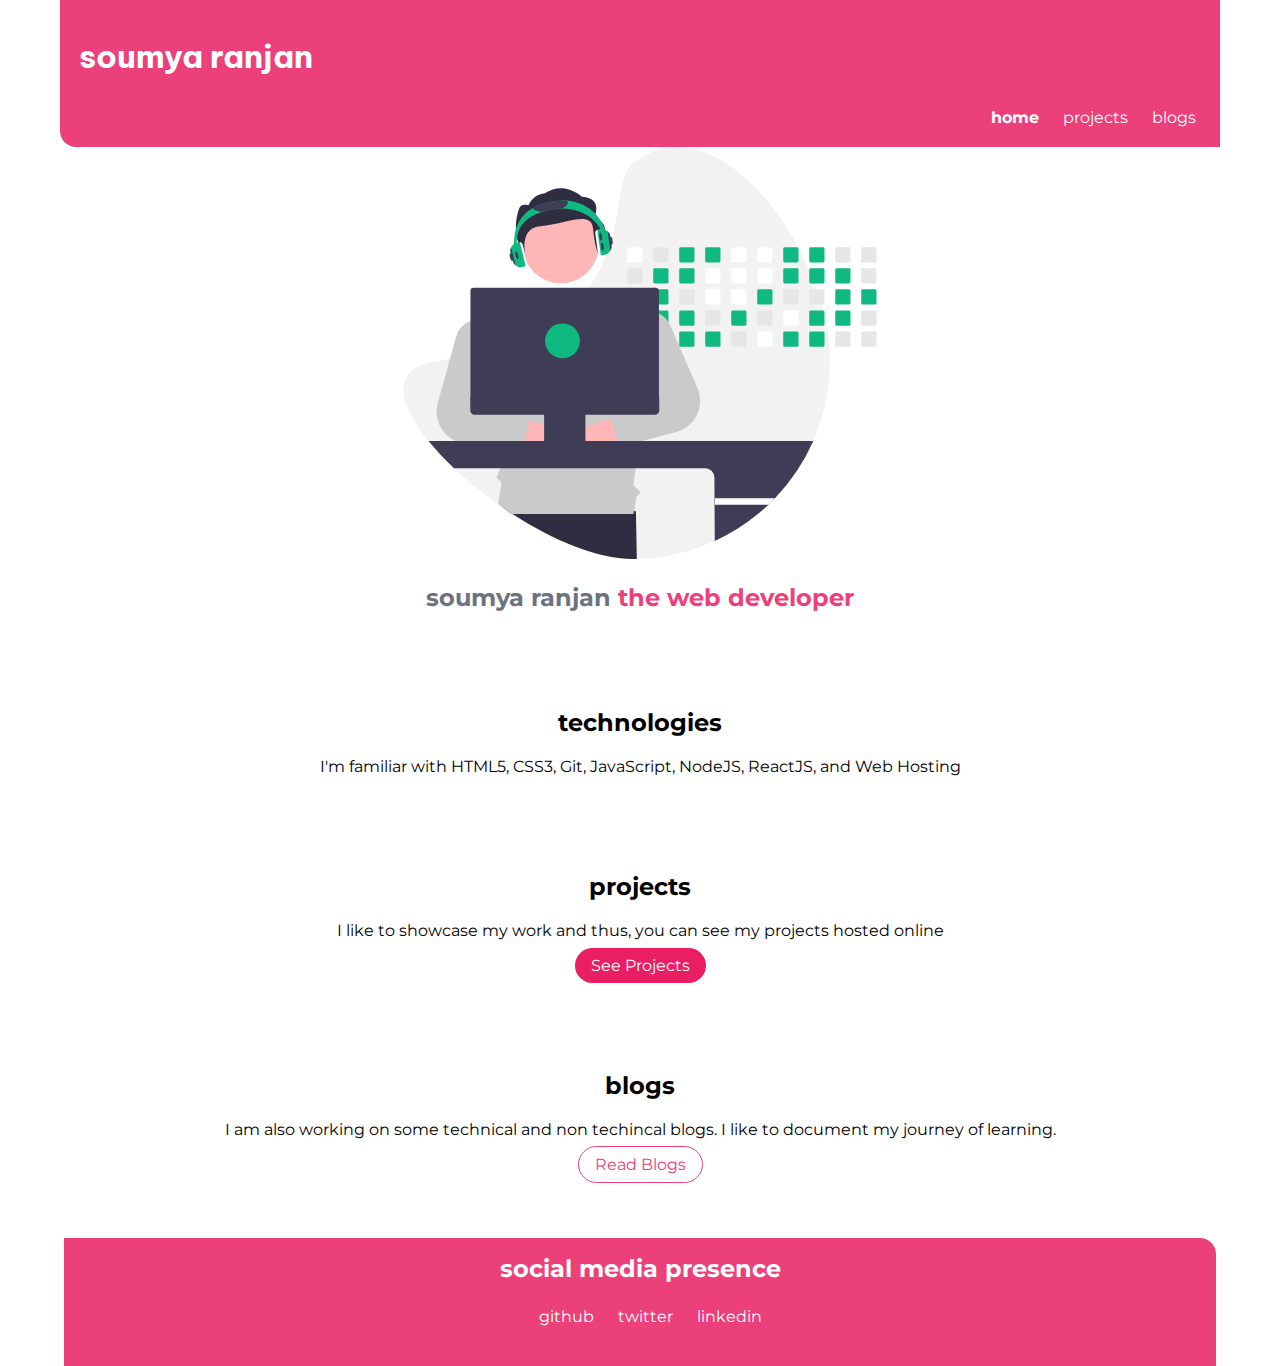
<file: index.html>
</html>
<!DOCTYPE html>
<html lang="en">

<head>
    <meta charset="UTF-8">
    <meta name="viewport" content="width=device-width, initial-scale=1.0">
    <title>Portfolio</title>
    <!--Adding css link to html page-->
    <Link href="styles.css" rel="stylesheet" />
</head>

<body>
    <nav class="page-header-nav">
        <p>soumya ranjan</p>
        <ul class="navigation-ul">
            <li class="navigation-li">
                <a href="/index.html" class="navigation-a navigation-active-text">home</a>
            </li>
            <li class="navigation-li">
                <a href="/projects.html" class="navigation-a">projects</a>
            </li>
            <li class="navigation-li">
                <a href="/blogs.html" class="navigation-a">blogs</a>
            </li>
        </ul>
    </nav>

    <div class="page-center-content">
        <img src="images/profile_bg_green.svg" alt="" width="512" height="512">
        <p>soumya ranjan <span> the web developer</span></p>
    </div>

    <div class="page-sections">
        <h2>technologies</h2>
        <p>I'm familiar with HTML5, CSS3, Git, JavaScript, NodeJS, ReactJS, and Web Hosting</p>
    </div>

    <div class="page-sections">
        <h2>projects</h2>
        <p>I like to showcase my work and thus, you can see my projects hosted online</p>
        <a href="/projects.html" class="rounded-button">See Projects</a>
    </div>


    <div class="page-sections">
        <h2>blogs</h2>
        <p>I am also working on some technical and non techincal blogs. I like to document my journey of learning.</p>
        <a href="/blogs.html" class="rounded-button-lite">Read Blogs</a>
    </div>

    <footer>
        <p>social media presence</p>
        <ul>
            <li><a href="https://github.com/Soumya323">github</a></li>
            <li><a href="https://twitter.com/Ripann_?t=eWuH7_iiwAdYzr-hX5_Dzw&s=09">twitter</a></li>
            <li><a href="https://www.linkedin.com/in/soumya-ranjan-sahoo-60a601101">linkedin</a></li>
        </ul>
    </footer>

</body>

</html>
</file>
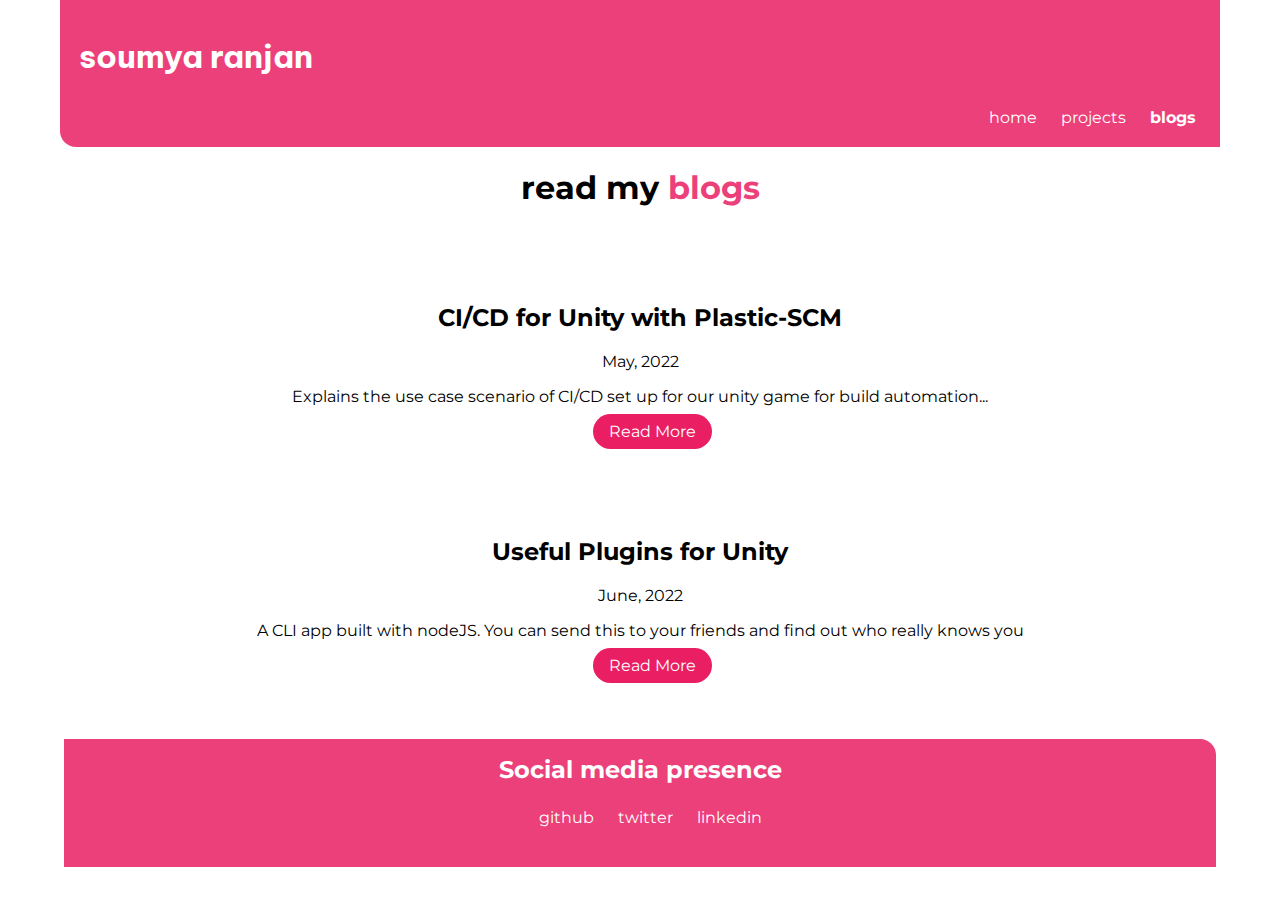
<file: blogs.html>
</html>
<!DOCTYPE html>
<html lang="en">

<head>
    <meta charset="UTF-8">
    <meta name="viewport" content="width=device-width, initial-scale=1.0">
    <title>Blogs</title>
    <!--Adding css link to html page-->
    <Link href="styles.css" rel="stylesheet" />
</head>

<body>
    <nav class="page-header-nav">
        <p>soumya ranjan</p>
        <ul class="navigation-ul">
            <li class="navigation-li">
                <a href="/index.html" class="navigation-a ">home</a>
            </li>
            <li class="navigation-li">
                <a href="/projects.html" class="navigation-a">projects</a>
            </li>
            <li class="navigation-li">
                <a href="/blogs.html" class="navigation-a navigation-active-text">blogs</a>
            </li>
        </ul>
    </nav>

    <div class="page-center-content">
        <h1>read my <span> blogs</span></h1>
    </div>

    <div class="page-sections">
        <h2>CI/CD for Unity with Plastic-SCM</h2>
        <p class="activity-timestamp">May, 2022</p>
        <p class="activity-descp"> Explains the use case scenario of CI/CD set up for our unity game for build automation...</p>
        <ul>
            <li><a href="https://medium.com/@soumyaripan/overview-of-ci-cd-setup-with-unity-plastic-scm-teamcity-for-automating-builds-in-our-game-e98516213f8f" class="rounded-button">Read More</a></li>
        </ul>
    </div>

    <div class="page-sections">
        <h2>Useful Plugins for Unity</h2>
        <p class="activity-timestamp">June, 2022</p>
        <p class="activity-descp"> A CLI app built with nodeJS. You can send this to your friends and find out who
            really
            knows you</p>
        <ul>
            <li><a href="https://medium.com/@soumyaripan/useful-plugin-and-tools-for-unity-459acdaf7306" class="rounded-button">Read More</a></li>
        </ul>
    </div>

    <footer>
        <p>Social media presence</p>
        <ul>
            <li><a href="https://github.com/Soumya323">github</a></li>
            <li><a href="https://twitter.com/Ripann_?t=eWuH7_iiwAdYzr-hX5_Dzw&s=09">twitter</a></li>
            <li><a href="https://www.linkedin.com/in/soumya-ranjan-sahoo-60a601101">linkedin</a></li>
        </ul>
    </footer>

</body>

</html>
</file>
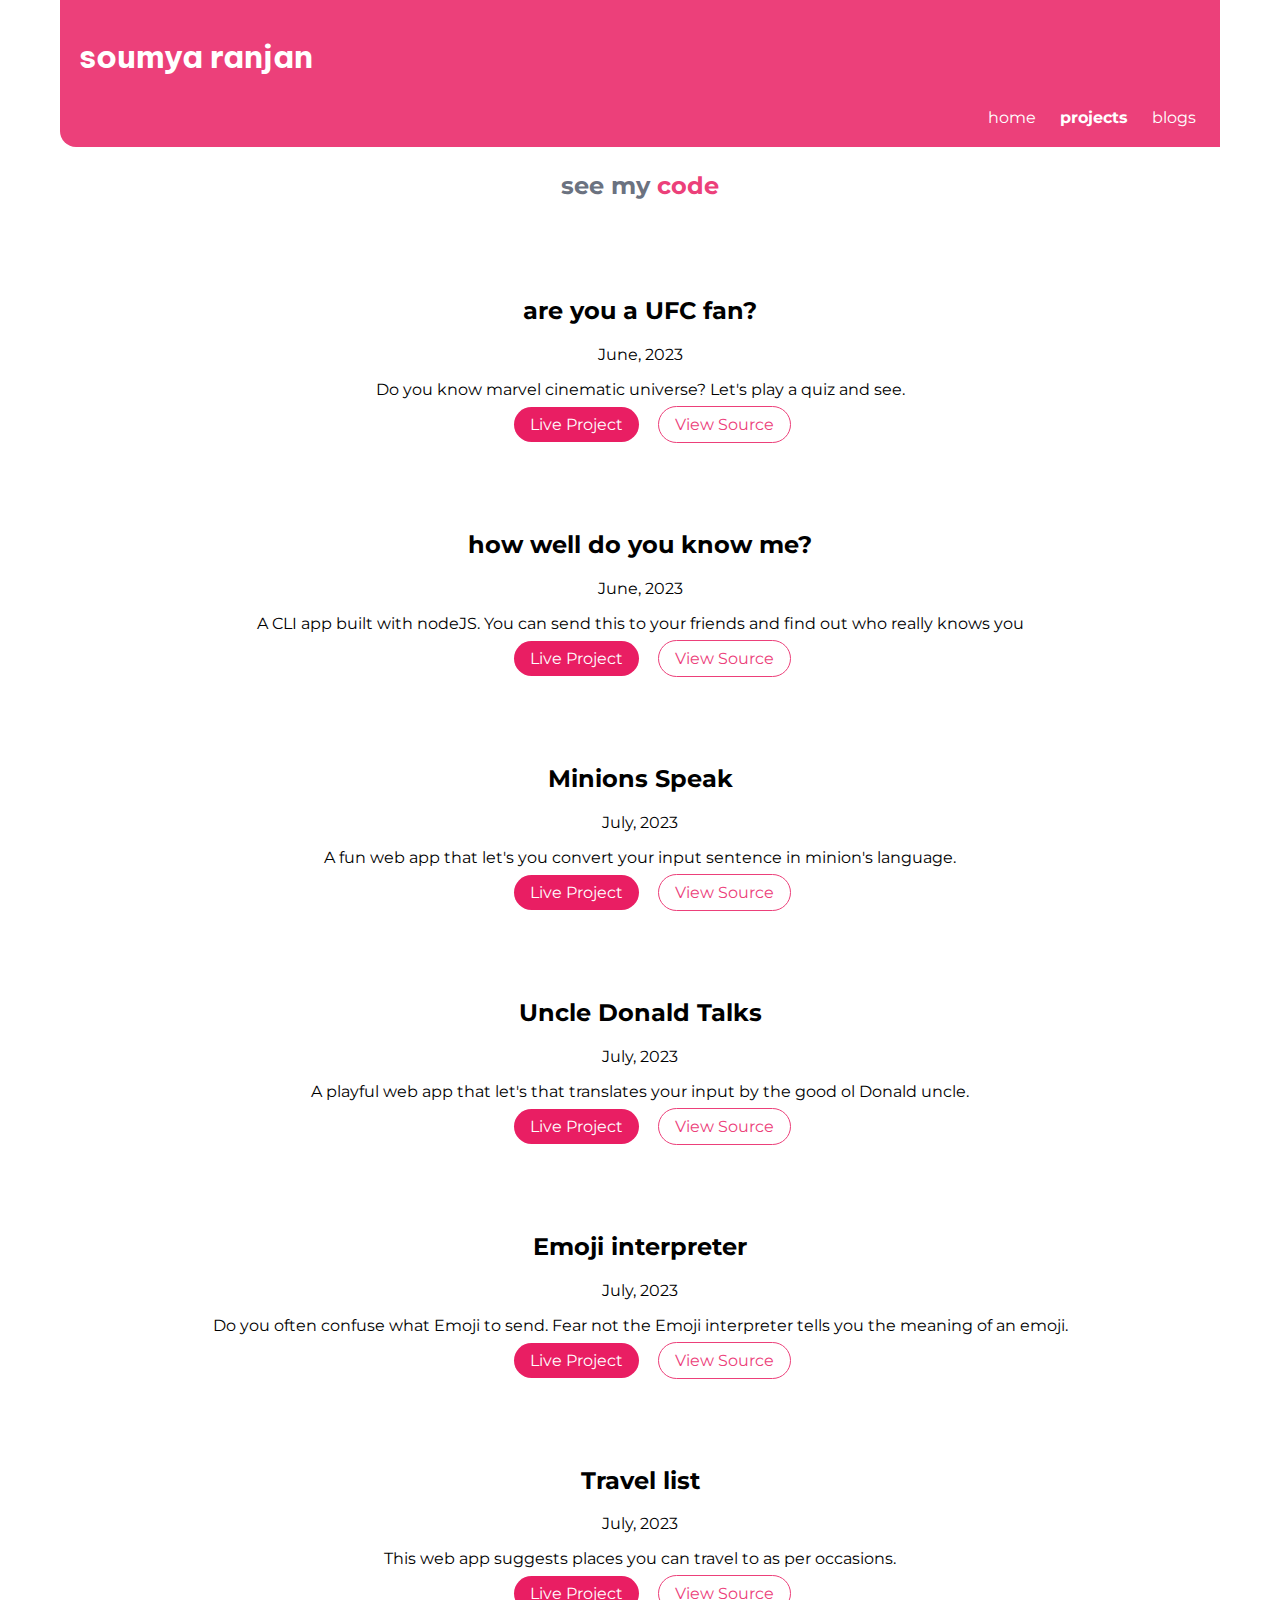
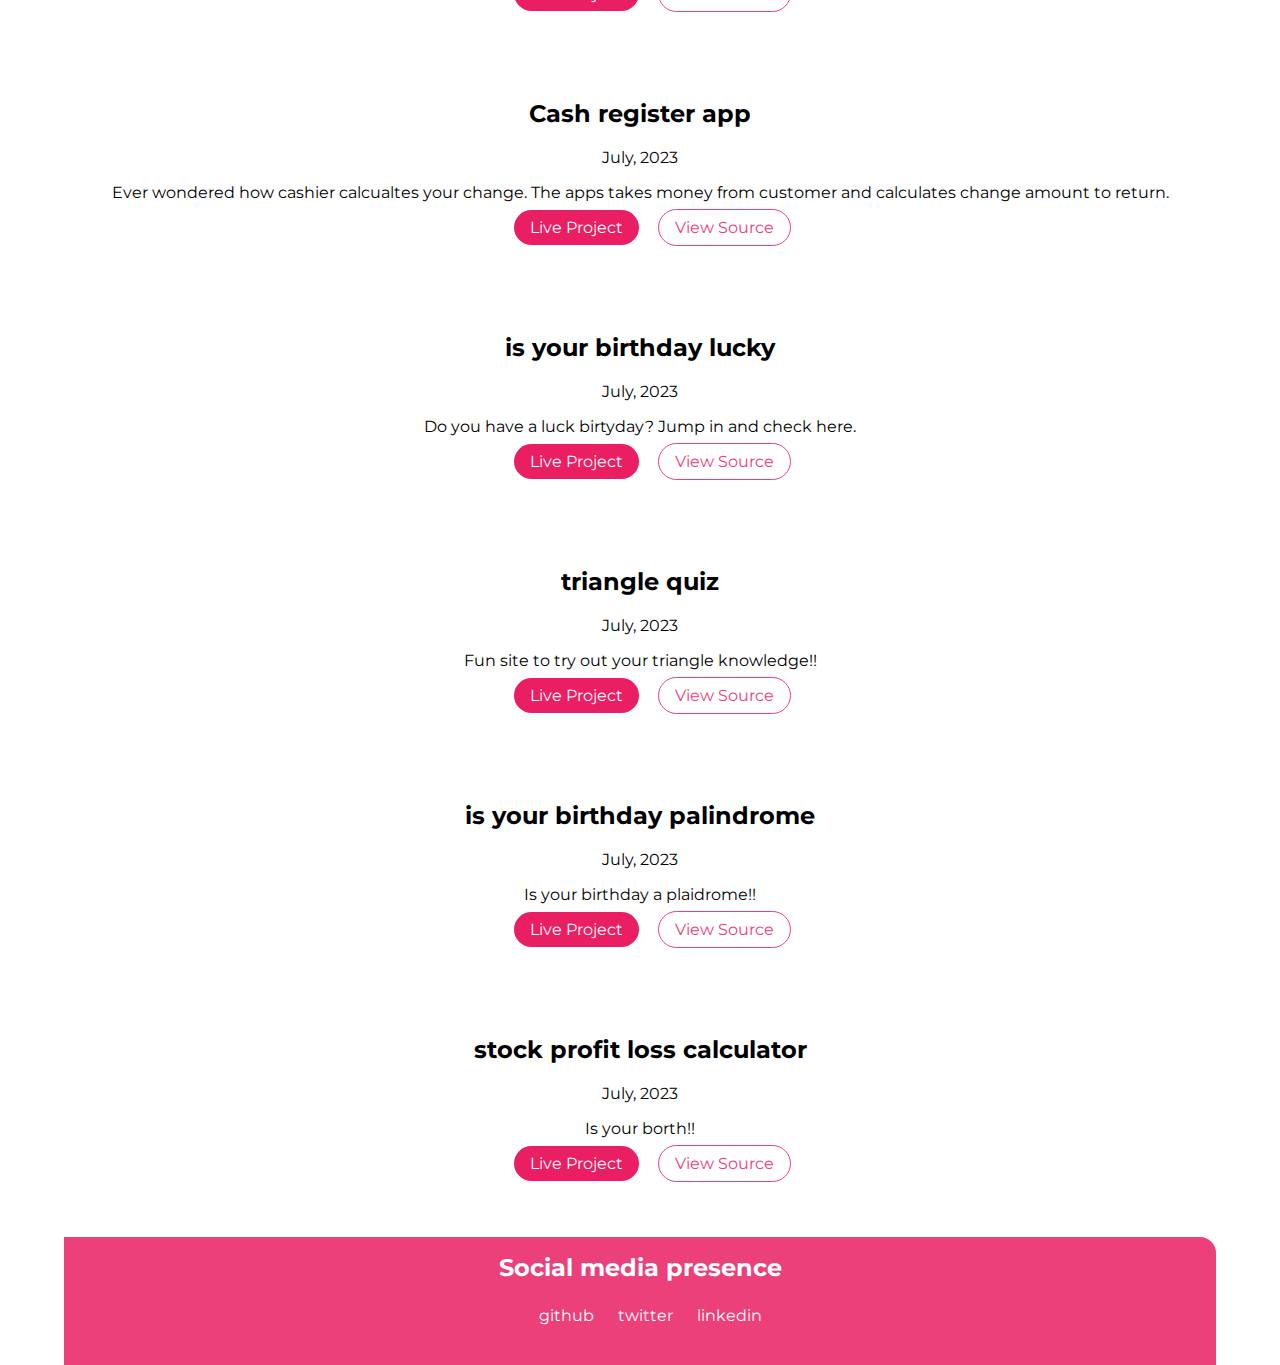
<file: projects.html>
</html>
<!DOCTYPE html>
<html lang="en">

<head>
    <meta charset="UTF-8">
    <meta name="viewport" content="width=device-width, initial-scale=1.0">
    <title>Projects</title>
    <!--Adding css link to html page-->
    <Link href="styles.css" rel="stylesheet" />
</head>

<body>
    <nav class="page-header-nav">
        <p>soumya ranjan</p>
        <ul class="navigation-ul">
            <li class="navigation-li">
                <a href="/index.html" class="navigation-a ">home</a>
            </li>
            <li class="navigation-li">
                <a href="/projects.html" class="navigation-a navigation-active-text">projects</a>
            </li>
            <li class="navigation-li">
                <a href="/blogs.html" class="navigation-a ">blogs</a>
            </li>
        </ul>
    </nav>

    <div class="page-center-content">
        <p>see my <span> code</span></p>
    </div>

    <div class="page-sections">
        <h2>are you a UFC fan?</h2>
        <p class="activity-timestamp">June, 2023</p>
        <p class="activity-descp"> Do you know marvel cinematic universe? Let's play a quiz and see.</p>
        <ul>
            <li><a href="https://replit.com/@SoumyaRanjan32/Are-you-a-UFC-fan-MarkTwo" class="rounded-button">Live Project</a></li>
            <li><a href="https://github.com/Soumya323/cli-project-markone" class="rounded-button-lite">View Source</a></li>
        </ul>
    </div>

    <div class="page-sections">
        <h2>how well do you know me?</h2>
        <p class="project-timestamp">June, 2023</p>
        <p class="project-descp"> A CLI app built with nodeJS. You can send this to your friends and find out who really
            knows you</p>
        <ul>
            <li><a href="https://replit.com/@SoumyaRanjan32/How-Well-Do-you-Know-me-MarkOne#index.js" class="rounded-button">Live Project</a></li>
            <li><a href="https://github.com/Soumya323/cli-project-marktwo" class="rounded-button-lite">View Source</a></li>
        </ul>
    </div>

    <div class="page-sections">
        <h2>Minions Speak</h2>
        <p class="project-timestamp">July, 2023</p>
        <p class="project-descp"> A fun web app that let's you convert your input sentence in minion's language.</p>
        <ul>
            <li><a href="https://soumya-banana-speak.netlify.app/" class="rounded-button">Live Project</a></li>
            <li><a href="https://github.com/Soumya323/minion-speak-marksix" class="rounded-button-lite">View Source</a></li>
        </ul>
    </div>

    <div class="page-sections">
        <h2>Uncle Donald Talks</h2>
        <p class="project-timestamp">July, 2023</p>
        <p class="project-descp"> A playful web app that let's that translates your input by the good ol Donald uncle.</p>
        <ul>
            <li><a href="https://uncle-donald-talks.netlify.app/" class="rounded-button">Live Project</a></li>
            <li><a href="https://github.com/Soumya323/Uncle-Donald-markseven" class="rounded-button-lite">View Source</a></li>
        </ul>
    </div>


    <div class="page-sections">
        <h2>Emoji interpreter</h2>
        <p class="project-timestamp">July, 2023</p>
        <p class="project-descp"> Do you often confuse what Emoji to send. Fear not the Emoji interpreter tells you the meaning of an emoji. </p>
        <ul>
            <li><a href="https://emoji-interpreter-ripan.netlify.app/" class="rounded-button">Live Project</a></li>
            <li><a href="https://github.com/Soumya323/emoji-interpreter-markeight" class="rounded-button-lite">View Source</a></li>
        </ul>
    </div>

    <div class="page-sections">
        <h2>Travel list</h2>
        <p class="project-timestamp">July, 2023</p>
        <p class="project-descp"> This web app suggests places you can travel to as per occasions.</p>
        <ul>
            <li><a href="https://solo-travel-ripan.netlify.app/" class="rounded-button">Live Project</a></li>
            <li><a href="https://github.com/Soumya323/solotravel-marknine" class="rounded-button-lite">View Source</a></li>
        </ul>
    </div>

    <div class="page-sections">
        <h2>Cash register app</h2>
        <p class="project-timestamp">July, 2023</p>
        <p class="project-descp"> Ever wondered how cashier calcualtes your change. The apps takes money from customer and calculates change amount to return.</p>
        <ul>
            <li><a href="https://cash-register-ten.netlify.app/" class="rounded-button">Live Project</a></li>
            <li><a href="https://github.com/Soumya323/cash-register-markten" class="rounded-button-lite">View Source</a></li>
        </ul>
    </div>

    <div class="page-sections">
        <h2>is your birthday lucky</h2>
        <p class="project-timestamp">July, 2023</p>
        <p class="project-descp"> Do you have a luck birtyday? Jump in and check here.<ul>
            <li><a href="https://isyourbirthdaylucky-mark-eleven.netlify.app/" class="rounded-button">Live Project</a></li>
            <li><a href="https://github.com/Soumya323/is-your-birthday-lucky-markeleven" class="rounded-button-lite">View Source</a></li>
        </ul>
    </div>

    <div class="page-sections">
        <h2>triangle quiz</h2>
        <p class="project-timestamp">July, 2023</p>
        <p class="project-descp"> Fun site to try out your triangle knowledge!!<ul>
            <li><a href="https://triangle-quiz-marktwelve.netlify.app/" class="rounded-button">Live Project</a></li>
            <li><a href="https://github.com/Soumya323/triangle-quiz-marktwelve" class="rounded-button-lite">View Source</a></li>
        </ul>
    </div>

    <div class="page-sections">
        <h2>is your birthday palindrome</h2>
        <p class="project-timestamp">July, 2023</p>
        <p class="project-descp"> Is your birthday a plaidrome!!<ul>
            <li><a href="https://is-your-birthday-palindrome-13.netlify.app/" class="rounded-button">Live Project</a></li>
            <li><a href="https://github.com/Soumya323/palindrome-birthday-markthirteen" class="rounded-button-lite">View Source</a></li>
        </ul>
    </div>

    <div class="page-sections">
        <h2>stock profit loss calculator</h2>
        <p class="project-timestamp">July, 2023</p>
        <p class="project-descp"> Is your borth!!<ul>
            <li><a href="https://stock-profit-loss-markfourteen.netlify.app/" class="rounded-button">Live Project</a></li>
            <li><a href="https://github.com/Soumya323/stock-PL-calculator-markfourteen" class="rounded-button-lite">View Source</a></li>
        </ul>
    </div>


    <footer>
        <p>Social media presence</p>
        <ul>
            <li><a href="https://github.com/Soumya323">github</a></li>
            <li><a href="https://twitter.com/Ripann_?t=eWuH7_iiwAdYzr-hX5_Dzw&s=09">twitter</a></li>
            <li><a href="https://www.linkedin.com/in/soumya-ranjan-sahoo-60a601101">linkedin</a></li>
        </ul>
    </footer>

</body>

</html>
</file>
<file: styles.css>
@import url("https://fonts.googleapis.com/css2?family=Montserrat&display=swap");
@import url('https://fonts.googleapis.com/css2?family=Be+Vietnam+Pro:wght@100&display=swap');

:root {
    --primary: #EC407A;
    --gray: #F3F4F6;
    --dark-gray: #6B7280;
    --button-color: #E91E63;
    --text-color-primary: #ffff;
}

body {
    font-family: 'Montserrat', sans-serif;
    margin: 0;
    padding: 0;
}

.page-header-nav {
    background-color: var(--primary);
    border-bottom-left-radius: 1rem;
    width: 90%;
    /* height: 10rem; */
    margin: 0 auto;
    padding: 0.25rem;
}

.page-header-nav p {
    color: var(--text-color-primary);
    padding-left: 15px;
    font-weight: bold;
    font-size: 2rem;
    font-family: 'Be Vietnam Pro', sans-serif;
}

.navigation-ul {
    list-style: none;
    text-align: right;
}

.navigation-li {
    display: inline-block;
    /* padding: 1rem 0rem; */
    /* margin: 20px; */
    margin-right: 20px;
}

.navigation-a {
    text-decoration: none;
    color: var(--text-color-primary);
}


.navigation-active-text {
    font-weight: bold;
}

.page-center-content {
    text-align: center;
}

.page-center-content img {
    max-width: 412x;
    max-height: 412px;
}

.page-center-content p {
    font-size: 1.5rem;
    font-weight: bold;
    color: var(--dark-gray);
}

.page-center-content span {
    color: var(--primary);
}

.page-sections {
    text-align: center;
    margin-top: 6rem;
}

.page-sections li {
    list-style: none;
    display: inline-block;
    margin-right: 15px;
}

.page-sections a {
    text-decoration: none;
}

.rounded-button {
    background-color: var(--button-color);
    padding: 0.5rem 1rem;
    border-radius: 1.25rem;
    text-decoration: none;
    color: white;
}

.rounded-button-lite {
    /* background-color: white; */
    padding: 0.5rem 1rem;
    border-radius: 1.25rem;
    text-decoration: none;
    border: 1px solid var(--primary);
    color: var(--primary);
}

footer {
    background-color: var(--primary);
    margin: 4rem auto 0 auto;
    text-align: center;
    height: 128px;
    width: 90%;
    border-top-right-radius: 1rem;
}

footer p {
    color: var(--text-color-primary);
    font-size: 1.5rem;
    font-weight: bold;
    padding-top: 1rem;
}

footer a {
    text-decoration: none;
    color: var(--text-color-primary);
    font-size: 1rem;
}

footer li {
    list-style: none;
    display: inline-block;
    margin-right: 20px;
}
</file>
